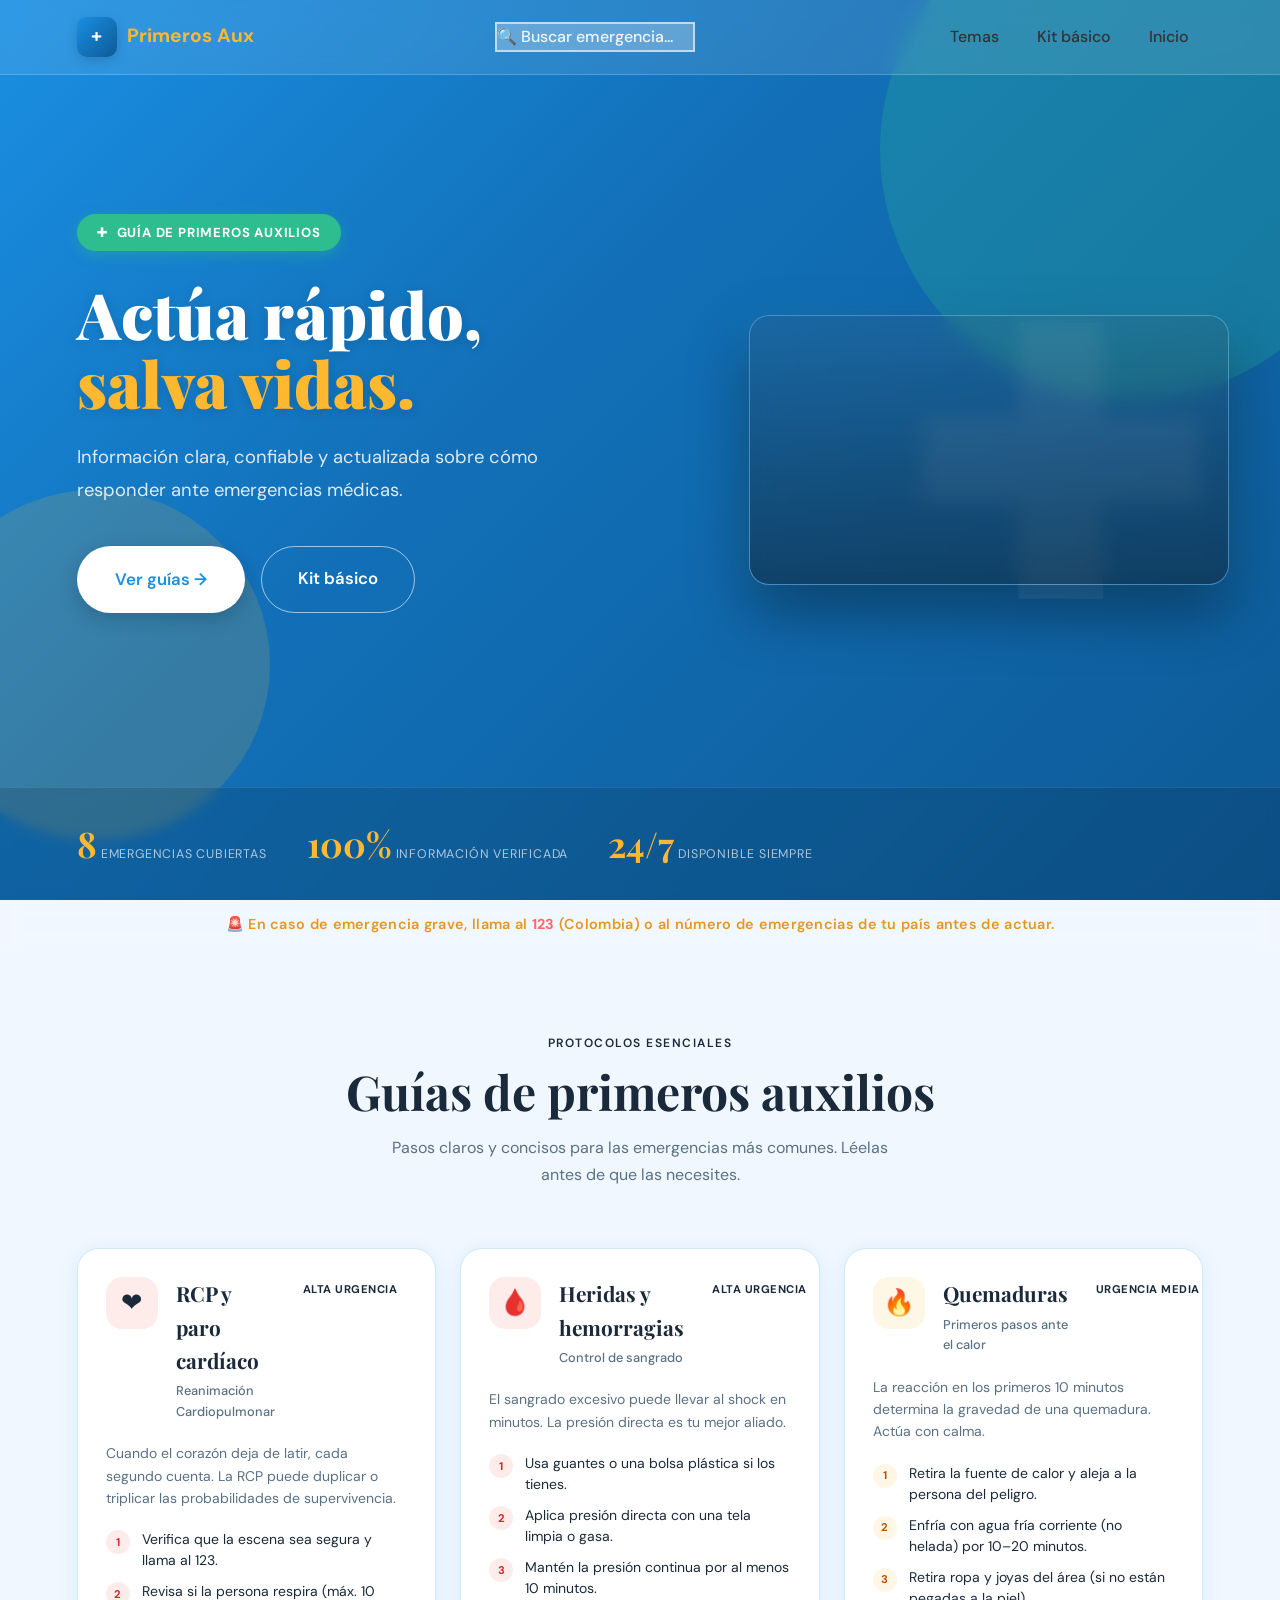
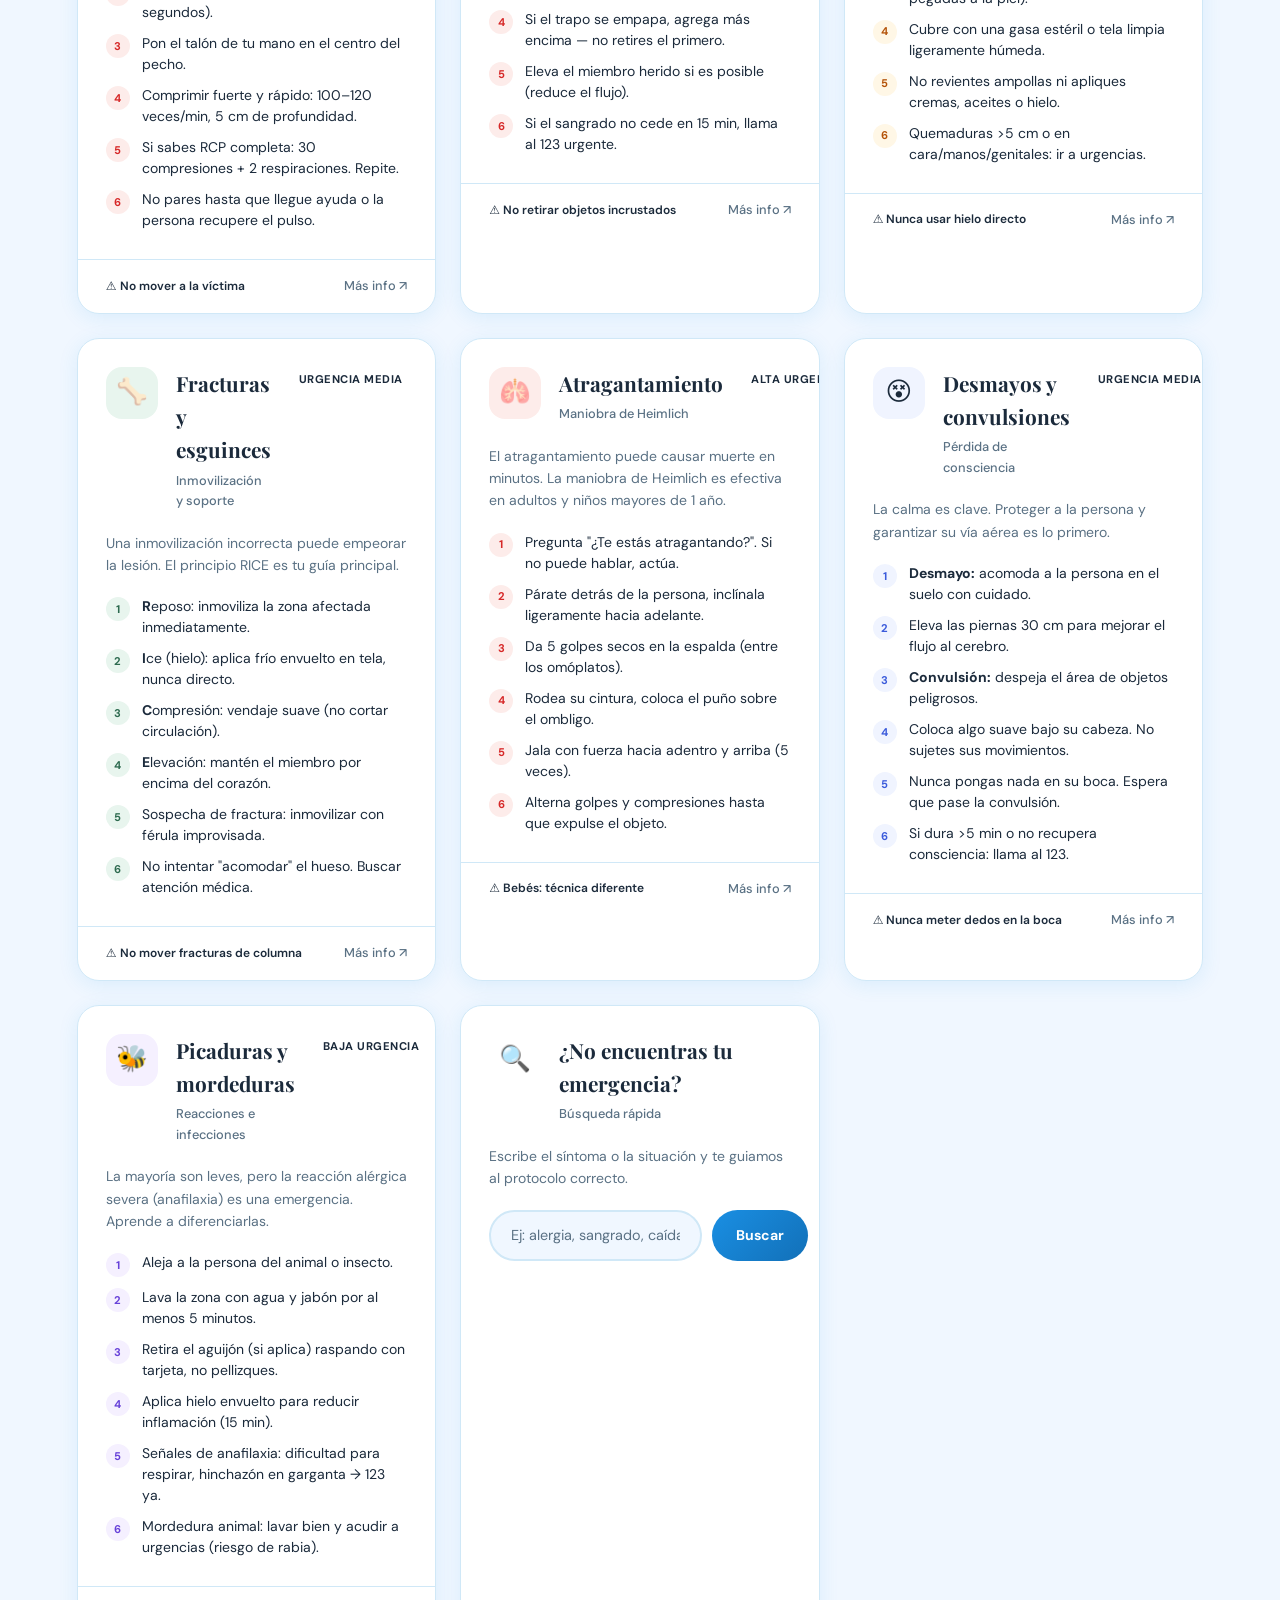
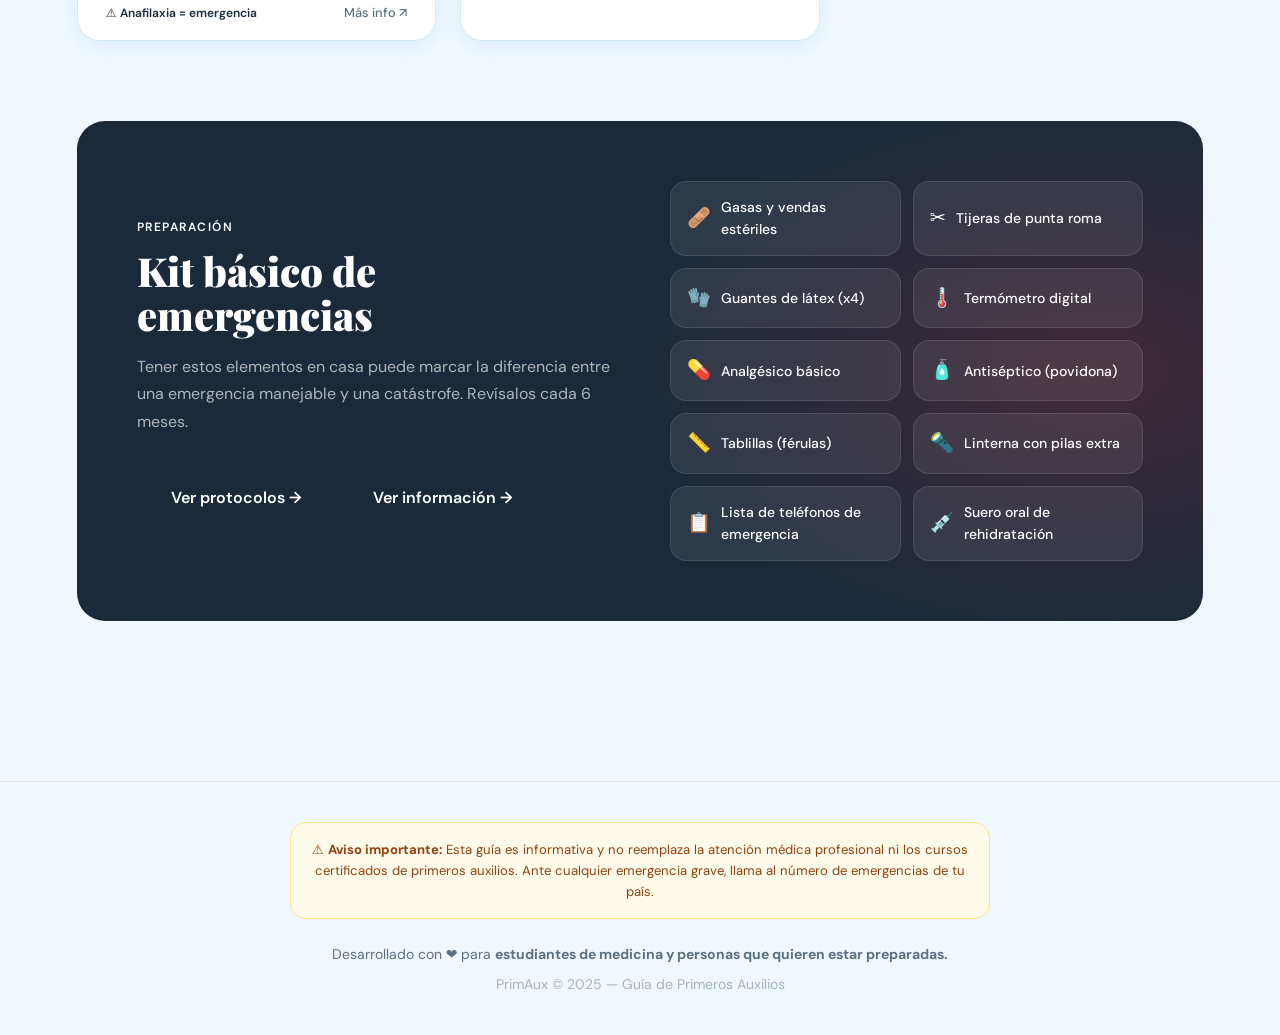
<file: index.html>
<!DOCTYPE html>
<html lang="es">

<head>
    <meta charset="UTF-8" />
    <meta name="viewport" content="width=device-width, initial-scale=1.0" />

    <title>PrimAux</title>
    <meta name="description" content="Guía profesional de primeros auxilios — información clara y verificada para emergencias médicas." />

    <!-- 🔴 FAVICON -->
    <link rel="icon" type="image/png" sizes="32x32" href="images/favicon.png?v=1">
    <link rel="shortcut icon" href="images/favicon.png?v=1">
    <link rel="apple-touch-icon" href="images/favicon.png?v=1">

    <!-- 🎨 COLOR EN MÓVILES (barra superior) -->
    <meta name="theme-color" content="#1e88e5">

    <!-- ⚡ RENDIMIENTO -->
    <link rel="preconnect" href="https://fonts.googleapis.com" />
    <link rel="preconnect" href="https://fonts.gstatic.com" crossorigin/>

    <!-- 🔤 FUENTES -->
    <link href="https://fonts.googleapis.com/css2?family=Playfair+Display:wght@400;700;900&family=DM+Sans:ital,wght@0,300;0,400;0,500;0,600;1,400&display=swap" rel="stylesheet" />

    <!-- 🎨 ESTILOS -->
    <link rel="stylesheet" href="css/reset.css" />
    <link rel="stylesheet" href="css/variables.css" />
    <link rel="stylesheet" href="css/base.css" />
    <link rel="stylesheet" href="css/layout.css" />
    <link rel="stylesheet" href="css/components.css" />
    <link rel="stylesheet" href="css/hero.css" />
    <link rel="stylesheet" href="css/cards.css" />
    <link rel="stylesheet" href="css/kit.css" />
    <link rel="stylesheet" href="css/responsive.css" />
</head>

<body>

    <!-- ══════════════════════════════
       HEADER / HERO
  ══════════════════════════════ -->
    <header class="hero" id="inicio">
        <div class="hero__bg" aria-hidden="true"></div>
        <div class="hero__cross" aria-hidden="true">✚</div>

        <nav class="nav">
            <div class="nav__logo">
                <div class="nav__logo-icon">+</div>
                <span class="nav__logo-text">
                Primeros <span>Aux</span>
                </span>
            </div>
            <!-- BUSCADOR -->
            <div class="nav__search">
                <input type="text" id="globalSearch" class="nav__search-input" placeholder="🔍 Buscar emergencia..." autocomplete="off" />
                <div class="nav__search-results" id="globalResults"></div>
            </div>
            <div class="nav__links" id="navLinks">
                <a href="#temas">Temas</a>
                <a href="#kit">Kit básico</a>
                <a href="#inicio">Inicio</a>
            </div>

            <div class="nav__toggle">☰</div>
        </nav>

        <!-- 🔥 CONTENIDO -->
        <div class="hero__content">
            <a href="guia.html" class="hero__badge">
                <span aria-hidden="true">✚</span> Guía de Primeros Auxilios
            </a>
            <h1 class="hero__title">
                Actúa rápido,<br/><em>salva vidas.</em>
            </h1>

            <p class="hero__desc">
                Información clara, confiable y actualizada sobre cómo responder ante emergencias médicas.
            </p>

            <div class="hero__cta">
                <a href="#temas" class="btn btn--primary">Ver guías →</a>
                <a href="#kit" class="btn btn--outline">Kit básico</a>
            </div>
        </div>

        <!-- 🔥 VIDEO FUERA del content -->
        <div class="hero__video-box">
            <iframe src="https://www.youtube.com/embed/7_tJmMUTI5k?mute=1"></iframe>
        </div>

        <div class="hero__stats">
            <div class="stat">
                <span class="stat__num">8</span>
                <span class="stat__label">Emergencias cubiertas</span>
            </div>
            <div class="stat">
                <span class="stat__num">100%</span>
                <span class="stat__label">Información verificada</span>
            </div>
            <div class="stat">
                <span class="stat__num">24/7</span>
                <span class="stat__label">Disponible siempre</span>
            </div>
        </div>
    </header>

    <!-- ══════════════════════════════
       BARRA DE EMERGENCIA
  ══════════════════════════════ -->
    <div class="emergency-bar" role="alert">
        🚨 En caso de emergencia grave, llama al
        <a href="tel:123">123</a> (Colombia) o al número de emergencias de tu país antes de actuar.
    </div>

    <!-- ══════════════════════════════
       CONTENIDO PRINCIPAL
  ══════════════════════════════ -->
    <main id="temas">

        <div class="section-header">
            <div class="section-tag">Protocolos esenciales</div>
            <h2>Guías de primeros auxilios</h2>
            <p class="section-desc">
                Pasos claros y concisos para las emergencias más comunes. Léelas antes de que las necesites.
            </p>
        </div>

        <!-- Grid de tarjetas (generado por JS) -->
        <div class="topics-grid" id="topicsGrid"></div>

        <!-- ══════════════════════════════
         KIT BÁSICO
    ══════════════════════════════ -->
        <section class="kit-section" id="kit" aria-labelledby="kit-title">
            <div class="kit__inner">

                <div class="kit__copy">
                    <div class="section-tag section-tag--gold">Preparación</div>
                    <h2 class="kit__title" id="kit-title">Kit básico de emergencias</h2>
                    <p class="kit__desc">
                        Tener estos elementos en casa puede marcar la diferencia entre una emergencia manejable y una catástrofe. Revísalos cada 6 meses.
                    </p>
                    <a href="#temas" class="btn btn--primary">Ver protocolos →</a>
                    <a href="kit.html" class="btn btn--primary">Ver información →</a>
                </div>

                <div class="kit__grid" id="kitGrid"></div>

            </div>
        </section>

    </main>

    <!-- ══════════════════════════════
       FOOTER
  ══════════════════════════════ -->
    <footer class="footer">
        <div class="footer__disclaimer" role="note">
            ⚠️ <strong>Aviso importante:</strong> Esta guía es informativa y no reemplaza la atención médica profesional ni los cursos certificados de primeros auxilios. Ante cualquier emergencia grave, llama al número de emergencias de tu país.
        </div>
        <p>Desarrollado con ❤️ para <strong>estudiantes de medicina y personas que quieren estar preparadas.</strong></p>
        <p class="footer__copy">PrimAux © 2025 — Guía de Primeros Auxilios</p>
    </footer>


    <!-- Scripts -->
    <script src="js/data.js"></script>
    <script src="js/render.js"></script>
    <script src="js/search.js"></script>
    <script src="js/main.js"></script>
    <script src="js/globalSearch.js"></script>
    <script>
        initGlobalSearch();
    </script>

</body>

</html>
</file>
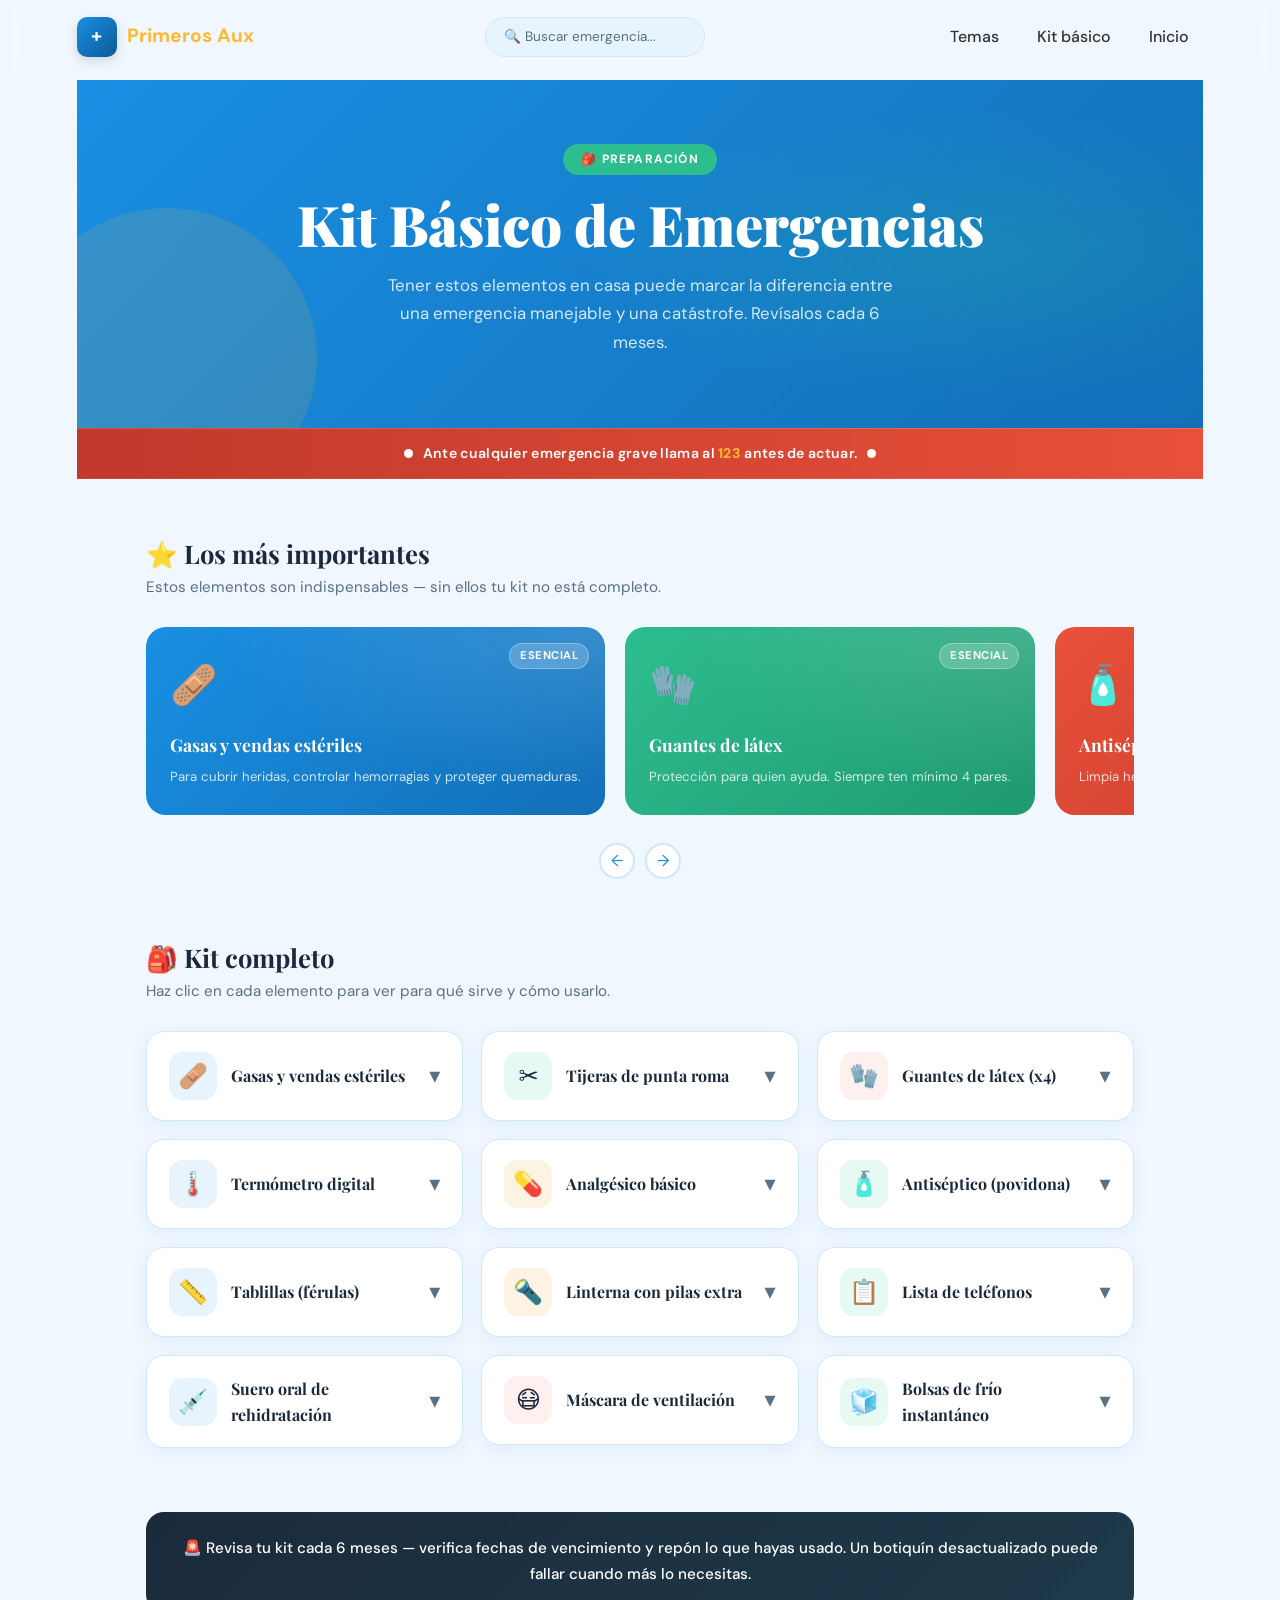
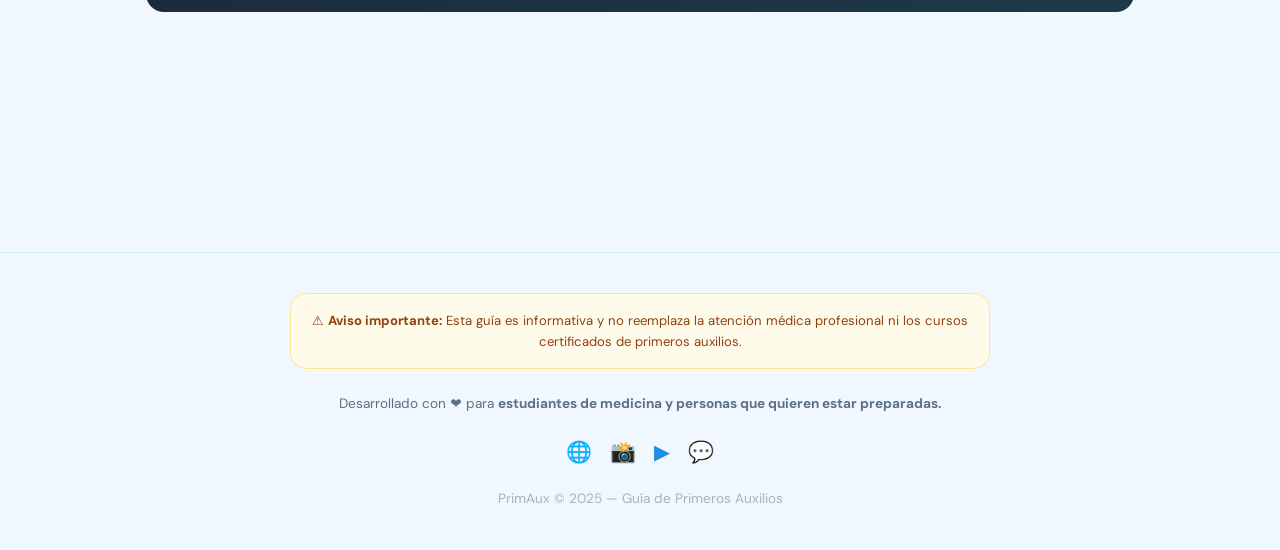
<file: Kit.html>
<html lang="es">

<head>
    <meta charset="UTF-8" />
    <meta name="viewport" content="width=device-width, initial-scale=1.0" />
    <meta name="description" content="Kit básico de emergencias — PrimAux" />
    <title>PrimAux — Kit Básico de Emergencias</title>

    <!-- 🔴 FAVICON -->
    <link rel="icon" type="image/png" sizes="32x32" href="images/favicon.png?v=1">
    <link rel="shortcut icon" href="images/favicon.png?v=1">
    <link rel="apple-touch-icon" href="images/favicon.png?v=1">

    <link rel="preconnect" href="https://fonts.googleapis.com" />
    <link rel="preconnect" href="https://fonts.gstatic.com" crossorigin/>
    <link href="https://fonts.googleapis.com/css2?family=Playfair+Display:wght@400;700;900&family=DM+Sans:wght@300;400;500;600&display=swap" rel="stylesheet" />

    <link rel="stylesheet" href="css/reset.css" />
    <link rel="stylesheet" href="css/variables.css" />
    <link rel="stylesheet" href="css/base.css" />
    <link rel="stylesheet" href="css/layout.css" />
    <link rel="stylesheet" href="css/components.css" />
    <link rel="stylesheet" href="css/hero.css" />
    <link rel="stylesheet" href="css/cards.css" />
    <link rel="stylesheet" href="css/kit.css" />
    <link rel="stylesheet" href="css/responsive.css" />
    <link rel="stylesheet" href="css/burn.css" />

    <style>
        /* ══════════════════════════════
       HERO DE LA PÁGINA
    ══════════════════════════════ */
        
        .kit-page-hero {
            background: linear-gradient(135deg, #1A8FE3 0%, #1270B8 100%);
            color: white;
            padding: 64px 6% 72px;
            position: relative;
            overflow: hidden;
            text-align: center;
        }
        
        .kit-page-hero::before {
            content: '';
            position: absolute;
            inset: 0;
            background: radial-gradient(ellipse 60% 70% at 80% 50%, rgba(45, 189, 143, .2) 0%, transparent 60%);
        }
        
        .kit-page-hero::after {
            content: '';
            position: absolute;
            width: 300px;
            height: 300px;
            border-radius: 50%;
            background: rgba(255, 184, 48, .12);
            bottom: -80px;
            left: -60px;
            animation: bubbleFloat 8s ease-in-out infinite;
        }
        
        @keyframes bubbleFloat {
            0%,
            100% {
                transform: translateY(0) scale(1);
            }
            50% {
                transform: translateY(-16px) scale(1.04);
            }
        }
        
        .kit-page-hero__tag {
            display: inline-block;
            background: #2DBD8F;
            color: white;
            font-size: .75rem;
            font-weight: 700;
            text-transform: uppercase;
            letter-spacing: 1.2px;
            padding: 6px 18px;
            border-radius: 100px;
            margin-bottom: 18px;
            position: relative;
        }
        
        .kit-page-hero h1 {
            font-family: 'Playfair Display', serif;
            font-size: clamp(2rem, 5vw, 3.5rem);
            font-weight: 900;
            line-height: 1.1;
            margin-bottom: 16px;
            position: relative;
        }
        
        .kit-page-hero p {
            font-size: 1.05rem;
            color: rgba(255, 255, 255, .82);
            max-width: 520px;
            margin: 0 auto;
            line-height: 1.7;
            position: relative;
        }
        /* ══════════════════════════════
       BARRA EMERGENCIA
    ══════════════════════════════ */
        
        .emergency-bar {
            background: linear-gradient(90deg, #C0392B 0%, #E8503A 100%);
            color: white;
            text-align: center;
            padding: 13px 6%;
            font-size: .88rem;
            font-weight: 600;
            display: flex;
            align-items: center;
            justify-content: center;
            gap: 10px;
        }
        
        .emergency-bar a {
            color: #FFB830;
            font-weight: 800;
        }
        
        .emergency-pulse {
            width: 9px;
            height: 9px;
            border-radius: 50%;
            background: white;
            box-shadow: 0 0 0 0 rgba(255, 255, 255, .6);
            animation: epulse 1.8s ease-out infinite;
        }
        
        @keyframes epulse {
            0% {
                box-shadow: 0 0 0 0 rgba(255, 255, 255, .6);
            }
            70% {
                box-shadow: 0 0 0 8px rgba(255, 255, 255, 0);
            }
            100% {
                box-shadow: 0 0 0 0 rgba(255, 255, 255, 0);
            }
        }
        /* ══════════════════════════════
       CONTENIDO
    ══════════════════════════════ */
        
        .kit-page {
            max-width: 1100px;
            margin: 0 auto;
            padding: 60px 5% 80px;
        }
        
        .kit-section-title {
            font-family: 'Playfair Display', serif;
            font-size: 1.6rem;
            font-weight: 700;
            color: #1B2A3B;
            margin-bottom: 8px;
        }
        
        .kit-section-sub {
            color: #5A7184;
            font-size: .95rem;
            margin-bottom: 28px;
        }
        /* ══════════════════════════════
       CARRUSEL — ESENCIALES
    ══════════════════════════════ */
        
        .carousel-wrap {
            position: relative;
            margin-bottom: 64px;
        }
        
        .carousel {
            display: flex;
            gap: 20px;
            overflow-x: auto;
            scroll-snap-type: x mandatory;
            scrollbar-width: none;
            padding-bottom: 8px;
            cursor: grab;
        }
        
        .carousel::-webkit-scrollbar {
            display: none;
        }
        
        .carousel.grabbing {
            cursor: grabbing;
        }
        
        .carousel-item {
            min-width: 260px;
            background: linear-gradient(135deg, #1A8FE3 0%, #1270B8 100%);
            border-radius: 20px;
            padding: 28px 24px;
            scroll-snap-align: start;
            color: white;
            position: relative;
            overflow: hidden;
            flex-shrink: 0;
            transition: transform .3s;
            cursor: pointer;
        }
        
        .carousel-item:hover {
            transform: translateY(-4px);
        }
        
        .carousel-item::before {
            content: '';
            position: absolute;
            inset: 0;
            background: radial-gradient(ellipse at top right, rgba(255, 255, 255, .15) 0%, transparent 60%);
        }
        
        .carousel-item__icon {
            font-size: 2.4rem;
            margin-bottom: 14px;
        }
        
        .carousel-item__name {
            font-family: 'Playfair Display', serif;
            font-size: 1.1rem;
            font-weight: 700;
            margin-bottom: 8px;
        }
        
        .carousel-item__desc {
            font-size: .82rem;
            color: rgba(255, 255, 255, .8);
            line-height: 1.5;
        }
        
        .carousel-item__badge {
            position: absolute;
            top: 16px;
            right: 16px;
            background: rgba(255, 255, 255, .2);
            border: 1px solid rgba(255, 255, 255, .3);
            border-radius: 100px;
            padding: 3px 10px;
            font-size: .7rem;
            font-weight: 700;
            text-transform: uppercase;
            letter-spacing: .5px;
        }
        /* Colores variados por item */
        
        .carousel-item:nth-child(2) {
            background: linear-gradient(135deg, #2DBD8F, #1F9970);
        }
        
        .carousel-item:nth-child(3) {
            background: linear-gradient(135deg, #E8503A, #C0392B);
        }
        
        .carousel-item:nth-child(4) {
            background: linear-gradient(135deg, #7C5CBF, #5e42a6);
        }
        
        .carousel-item:nth-child(5) {
            background: linear-gradient(135deg, #F4A235, #e08c1a);
        }
        
        .carousel-item:nth-child(6) {
            background: linear-gradient(135deg, #1A8FE3, #2DBD8F);
        }
        
        .carousel-nav {
            display: flex;
            gap: 10px;
            justify-content: center;
            margin-top: 20px;
        }
        
        .carousel-btn {
            width: 36px;
            height: 36px;
            border-radius: 50%;
            border: 2px solid #D0E8F7;
            background: white;
            color: #1A8FE3;
            font-size: 1rem;
            cursor: pointer;
            display: flex;
            align-items: center;
            justify-content: center;
            transition: all .2s;
        }
        
        .carousel-btn:hover {
            background: #1A8FE3;
            color: white;
            border-color: #1A8FE3;
        }
        /* ══════════════════════════════
       GRID DE CARDS EXPANDIBLES
    ══════════════════════════════ */
        
        .kit-grid-section {
            margin-bottom: 64px;
        }
        
        .kit-cards-grid {
            display: grid;
            grid-template-columns: repeat(auto-fill, minmax(280px, 1fr));
            gap: 18px;
            align-items: start;
            /* ← solo agrega esta línea */
        }
        
        .kit-card {
            background: white;
            border-radius: 18px;
            border: 1.5px solid #D0E8F7;
            box-shadow: 0 4px 16px rgba(26, 143, 227, .08);
            overflow: hidden;
            transition: transform .3s, box-shadow .3s;
            cursor: pointer;
        }
        
        .kit-card:hover {
            transform: translateY(-4px);
            box-shadow: 0 12px 32px rgba(26, 143, 227, .15);
        }
        
        .kit-card.open {
            border-color: #1A8FE3;
        }
        
        .kit-card__header {
            padding: 20px 22px;
            display: flex;
            align-items: center;
            gap: 14px;
        }
        
        .kit-card__icon {
            width: 48px;
            height: 48px;
            border-radius: 14px;
            display: flex;
            align-items: center;
            justify-content: center;
            font-size: 1.5rem;
            flex-shrink: 0;
        }
        
        .kit-card__name {
            font-family: 'Playfair Display', serif;
            font-size: 1rem;
            font-weight: 700;
            color: #1B2A3B;
            flex: 1;
        }
        
        .kit-card__arrow {
            color: #5A7184;
            font-size: .9rem;
            transition: transform .3s;
            flex-shrink: 0;
        }
        
        .kit-card.open .kit-card__arrow {
            transform: rotate(180deg);
        }
        
        .kit-card__body {
            max-height: 0;
            overflow: hidden;
            transition: max-height .4s ease, padding .3s ease;
            padding: 0 22px;
            border-top: 0px solid #D0E8F7;
        }
        
        .kit-card.open .kit-card__body {
            max-height: 400px;
            padding: 0 22px 20px;
            border-top: 1.5px solid #D0E8F7;
        }
        
        .kit-card__desc {
            font-size: .88rem;
            color: #5A7184;
            line-height: 1.65;
            margin-top: 14px;
            margin-bottom: 12px;
        }
        
        .kit-card__uses {
            list-style: none;
            display: flex;
            flex-direction: column;
            gap: 7px;
            margin-bottom: 12px;
        }
        
        .kit-card__uses li {
            display: flex;
            align-items: flex-start;
            gap: 8px;
            font-size: .85rem;
            color: #1B2A3B;
            padding: 8px 12px;
            background: #E8F4FD;
            border-radius: 8px;
        }
        
        .kit-card__tip {
            background: #fffbeb;
            border: 1.5px solid #fde68a;
            border-radius: 10px;
            padding: 10px 14px;
            font-size: .82rem;
            color: #92400e;
            line-height: 1.5;
        }
        /* ══════════════════════════════
       ALERTA FINAL
    ══════════════════════════════ */
        
        .burn-alert {
            background: linear-gradient(135deg, #1B2A3B, #1e3a4a);
            color: white;
            border-radius: 18px;
            padding: 24px 32px;
            font-size: .95rem;
            font-weight: 500;
            line-height: 1.7;
            text-align: center;
            margin-top: 20px;
        }
        /* ══════════════════════════════
       FOOTER
    ══════════════════════════════ */
        
        .footer {
            text-align: center;
            padding: 40px 6%;
            border-top: 1px solid #D0E8F7;
            color: #5A7184;
            font-size: .85rem;
        }
        
        .footer a {
            color: #1A8FE3;
            font-weight: 600;
        }
        /* ══════════════════════════════
       RESPONSIVE
    ══════════════════════════════ */
        
        @media (max-width: 640px) {
            .kit-cards-grid {
                grid-template-columns: 1fr;
            }
            .carousel-item {
                min-width: 220px;
            }
        }
    </style>
</head>

<body>

    <div id="header"></div>
    <main>

        <!-- HERO -->
        <div class="kit-page-hero">
            <div class="kit-page-hero__tag">🎒 Preparación</div>
            <h1>Kit Básico de Emergencias</h1>
            <p>Tener estos elementos en casa puede marcar la diferencia entre una emergencia manejable y una catástrofe. Revísalos cada 6 meses.</p>
        </div>

        <!-- EMERGENCIA -->
        <div class="emergency-bar">
            <div class="emergency-pulse"></div>
            <span>Ante cualquier emergencia grave llama al <a href="tel:123">123</a> antes de actuar.</span>
            <div class="emergency-pulse"></div>
        </div>

        <div class="kit-page">

            <!-- ══════════════════════════════
             CARRUSEL — LOS MÁS IMPORTANTES
        ══════════════════════════════ -->
            <div class="carousel-wrap">
                <h2 class="kit-section-title">⭐ Los más importantes</h2>
                <p class="kit-section-sub">Estos elementos son indispensables — sin ellos tu kit no está completo.</p>

                <div class="carousel" id="carousel">

                    <div class="carousel-item">
                        <div class="carousel-item__badge">Esencial</div>
                        <div class="carousel-item__icon">🩹</div>
                        <div class="carousel-item__name">Gasas y vendas estériles</div>
                        <div class="carousel-item__desc">Para cubrir heridas, controlar hemorragias y proteger quemaduras.</div>
                    </div>

                    <div class="carousel-item">
                        <div class="carousel-item__badge">Esencial</div>
                        <div class="carousel-item__icon">🧤</div>
                        <div class="carousel-item__name">Guantes de látex</div>
                        <div class="carousel-item__desc">Protección para quien ayuda. Siempre ten mínimo 4 pares.</div>
                    </div>

                    <div class="carousel-item">
                        <div class="carousel-item__badge">Urgente</div>
                        <div class="carousel-item__icon">🧴</div>
                        <div class="carousel-item__name">Antiséptico (povidona)</div>
                        <div class="carousel-item__desc">Limpia heridas y previene infecciones. Úsalo siempre antes de cubrir.</div>
                    </div>

                    <div class="carousel-item">
                        <div class="carousel-item__badge">Esencial</div>
                        <div class="carousel-item__icon">😷</div>
                        <div class="carousel-item__name">Máscara de ventilación</div>
                        <div class="carousel-item__desc">Para RCP boca a boca sin contacto directo. Puede salvar una vida.</div>
                    </div>

                    <div class="carousel-item">
                        <div class="carousel-item__badge">Crítico</div>
                        <div class="carousel-item__icon">💊</div>
                        <div class="carousel-item__name">Analgésico básico</div>
                        <div class="carousel-item__desc">Ibuprofeno o acetaminofén para manejo del dolor mientras llega ayuda.</div>
                    </div>

                    <div class="carousel-item">
                        <div class="carousel-item__badge">Esencial</div>
                        <div class="carousel-item__icon">📋</div>
                        <div class="carousel-item__name">Lista de emergencias</div>
                        <div class="carousel-item__desc">Teléfonos de hospitales, médico de familia, alergias y medicamentos.</div>
                    </div>

                </div>

                <div class="carousel-nav">
                    <button class="carousel-btn" id="prevBtn">←</button>
                    <button class="carousel-btn" id="nextBtn">→</button>
                </div>
            </div>

            <!-- ══════════════════════════════
             CARDS EXPANDIBLES — TODO EL KIT
        ══════════════════════════════ -->
            <div class="kit-grid-section">
                <h2 class="kit-section-title">🎒 Kit completo</h2>
                <p class="kit-section-sub">Haz clic en cada elemento para ver para qué sirve y cómo usarlo.</p>

                <div class="kit-cards-grid">

                    <div class="kit-card" onclick="toggleCard(this)">
                        <div class="kit-card__header">
                            <div class="kit-card__icon" style="background:#E8F4FD;">🩹</div>
                            <div class="kit-card__name">Gasas y vendas estériles</div>
                            <span class="kit-card__arrow">▼</span>
                        </div>
                        <div class="kit-card__body">
                            <p class="kit-card__desc">Las gasas cubren heridas abiertas y absorben sangre. Las vendas fijan las gasas en su lugar.</p>
                            <ul class="kit-card__uses">
                                <li>🩸 Cubrir y comprimir heridas con sangrado</li>
                                <li>🔥 Proteger quemaduras de primer y segundo grado</li>
                                <li>🦴 Estabilizar fracturas junto a una férula</li>
                            </ul>
                            <div class="kit-card__tip">💡 Tener mínimo 10 gasas de diferentes tamaños y 3 vendas elásticas.</div>
                        </div>
                    </div>

                    <div class="kit-card" onclick="toggleCard(this)">
                        <div class="kit-card__header">
                            <div class="kit-card__icon" style="background:#E6F9F3;">✂️</div>
                            <div class="kit-card__name">Tijeras de punta roma</div>
                            <span class="kit-card__arrow">▼</span>
                        </div>
                        <div class="kit-card__body">
                            <p class="kit-card__desc">Las tijeras de punta roma son seguras para cortar ropa sin lastimar la piel del herido.</p>
                            <ul class="kit-card__uses">
                                <li>👕 Cortar ropa para acceder a una herida rápido</li>
                                <li>🩹 Recortar gasas y vendas al tamaño necesario</li>
                                <li>🔗 Cortar cinturones o cordones apretados</li>
                            </ul>
                            <div class="kit-card__tip">💡 Nunca uses tijeras de punta fina cerca de la piel en una emergencia.</div>
                        </div>
                    </div>

                    <div class="kit-card" onclick="toggleCard(this)">
                        <div class="kit-card__header">
                            <div class="kit-card__icon" style="background:#FEF0EE;">🧤</div>
                            <div class="kit-card__name">Guantes de látex (x4)</div>
                            <span class="kit-card__arrow">▼</span>
                        </div>
                        <div class="kit-card__body">
                            <p class="kit-card__desc">Protegen tanto al herido como a quien ayuda de infecciones y contaminación cruzada.</p>
                            <ul class="kit-card__uses">
                                <li>🩸 Siempre antes de tocar sangre o heridas</li>
                                <li>🧴 Al aplicar antiséptico o medicamentos</li>
                                <li>😷 Al realizar RCP o maniobras invasivas</li>
                            </ul>
                            <div class="kit-card__tip">💡 Si eres alérgico al látex, usa guantes de nitrilo como alternativa.</div>
                        </div>
                    </div>

                    <div class="kit-card" onclick="toggleCard(this)">
                        <div class="kit-card__header">
                            <div class="kit-card__icon" style="background:#E8F4FD;">🌡️</div>
                            <div class="kit-card__name">Termómetro digital</div>
                            <span class="kit-card__arrow">▼</span>
                        </div>
                        <div class="kit-card__body">
                            <p class="kit-card__desc">Mide la temperatura corporal para detectar fiebre, hipotermia o golpe de calor.</p>
                            <ul class="kit-card__uses">
                                <li>🤒 Detectar fiebre alta (mayor a 38.5°C)</li>
                                <li>🥶 Confirmar hipotermia (menor a 35°C)</li>
                                <li>☀️ Monitorear golpe de calor</li>
                            </ul>
                            <div class="kit-card__tip">💡 Temperatura normal: 36°C a 37.5°C. Más de 39°C es emergencia en niños.</div>
                        </div>
                    </div>

                    <div class="kit-card" onclick="toggleCard(this)">
                        <div class="kit-card__header">
                            <div class="kit-card__icon" style="background:#FEF3E2;">💊</div>
                            <div class="kit-card__name">Analgésico básico</div>
                            <span class="kit-card__arrow">▼</span>
                        </div>
                        <div class="kit-card__body">
                            <p class="kit-card__desc">Para manejo del dolor leve a moderado mientras llega ayuda médica profesional.</p>
                            <ul class="kit-card__uses">
                                <li>🤕 Dolor por golpes, fracturas o quemaduras leves</li>
                                <li>🤒 Bajar fiebre en adultos</li>
                                <li>🦷 Dolor dental de emergencia</li>
                            </ul>
                            <div class="kit-card__tip">💡 Incluye acetaminofén (para todos) e ibuprofeno (no dar a menores de 6 meses).</div>
                        </div>
                    </div>

                    <div class="kit-card" onclick="toggleCard(this)">
                        <div class="kit-card__header">
                            <div class="kit-card__icon" style="background:#E6F9F3;">🧴</div>
                            <div class="kit-card__name">Antiséptico (povidona)</div>
                            <span class="kit-card__arrow">▼</span>
                        </div>
                        <div class="kit-card__body">
                            <p class="kit-card__desc">Desinfecta heridas y previene infecciones. Es uno de los elementos más importantes del kit.</p>
                            <ul class="kit-card__uses">
                                <li>🩹 Limpiar heridas antes de cubrir</li>
                                <li>🔥 Desinfectar quemaduras leves</li>
                                <li>🐝 Tratar picaduras e irritaciones</li>
                            </ul>
                            <div class="kit-card__tip">💡 Nunca uses alcohol en heridas abiertas — irrita los tejidos. La povidona es más suave.</div>
                        </div>
                    </div>

                    <div class="kit-card" onclick="toggleCard(this)">
                        <div class="kit-card__header">
                            <div class="kit-card__icon" style="background:#E8F4FD;">📏</div>
                            <div class="kit-card__name">Tablillas (férulas)</div>
                            <span class="kit-card__arrow">▼</span>
                        </div>
                        <div class="kit-card__body">
                            <p class="kit-card__desc">Inmovilizan huesos fracturados o articulaciones lesionadas para evitar más daño.</p>
                            <ul class="kit-card__uses">
                                <li>🦴 Estabilizar fracturas de brazo o pierna</li>
                                <li>🤕 Inmovilizar esguinces graves</li>
                                <li>🖐️ Proteger dedos fracturados</li>
                            </ul>
                            <div class="kit-card__tip">💡 Si no tienes férula, usa revistas enrolladas, palos o cartón firme como alternativa.</div>
                        </div>
                    </div>

                    <div class="kit-card" onclick="toggleCard(this)">
                        <div class="kit-card__header">
                            <div class="kit-card__icon" style="background:#FEF3E2;">🔦</div>
                            <div class="kit-card__name">Linterna con pilas extra</div>
                            <span class="kit-card__arrow">▼</span>
                        </div>
                        <div class="kit-card__body">
                            <p class="kit-card__desc">Indispensable en cortes de luz, espacios oscuros o emergencias nocturnas.</p>
                            <ul class="kit-card__uses">
                                <li>🌑 Atender heridos en la oscuridad</li>
                                <li>👁️ Revisar pupilas para evaluar consciencia</li>
                                <li>🆘 Hacer señales de auxilio</li>
                            </ul>
                            <div class="kit-card__tip">💡 Revisa las pilas cada 6 meses. Una linterna con pilas muertas no sirve de nada.</div>
                        </div>
                    </div>

                    <div class="kit-card" onclick="toggleCard(this)">
                        <div class="kit-card__header">
                            <div class="kit-card__icon" style="background:#E6F9F3;">📋</div>
                            <div class="kit-card__name">Lista de teléfonos</div>
                            <span class="kit-card__arrow">▼</span>
                        </div>
                        <div class="kit-card__body">
                            <p class="kit-card__desc">En una emergencia el estrés bloquea la memoria. Tener los números a la mano salva tiempo.</p>
                            <ul class="kit-card__uses">
                                <li>📞 123 — Emergencias Colombia</li>
                                <li>🏥 Hospital o clínica más cercana</li>
                                <li>👨‍⚕️ Médico de cabecera de la familia</li>
                                <li>💊 Alergias y medicamentos de cada integrante</li>
                            </ul>
                            <div class="kit-card__tip">💡 Imprime la lista y pégala en el botiquín. No dependas solo del celular.</div>
                        </div>
                    </div>

                    <div class="kit-card" onclick="toggleCard(this)">
                        <div class="kit-card__header">
                            <div class="kit-card__icon" style="background:#E8F4FD;">💉</div>
                            <div class="kit-card__name">Suero oral de rehidratación</div>
                            <span class="kit-card__arrow">▼</span>
                        </div>
                        <div class="kit-card__body">
                            <p class="kit-card__desc">Repone líquidos y electrolitos perdidos por diarrea, vómito, sudoración excesiva o desmayos.</p>
                            <ul class="kit-card__uses">
                                <li>🤢 Diarrea o vómito prolongado</li>
                                <li>😵 Desmayos por deshidratación</li>
                                <li>☀️ Golpe de calor o sudoración intensa</li>
                            </ul>
                            <div class="kit-card__tip">💡 No sustituyas con bebidas azucaradas. El suero tiene la concentración exacta de sales.</div>
                        </div>
                    </div>

                    <div class="kit-card" onclick="toggleCard(this)">
                        <div class="kit-card__header">
                            <div class="kit-card__icon" style="background:#FEF0EE;">😷</div>
                            <div class="kit-card__name">Máscara de ventilación</div>
                            <span class="kit-card__arrow">▼</span>
                        </div>
                        <div class="kit-card__body">
                            <p class="kit-card__desc">Permite realizar RCP boca a boca sin contacto directo, protegiendo a quien ayuda.</p>
                            <ul class="kit-card__uses">
                                <li>❤️ RCP con respiraciones de rescate</li>
                                <li>😮‍💨 Ventilación en personas inconscientes</li>
                                <li>🫁 Apoyo respiratorio de emergencia</li>
                            </ul>
                            <div class="kit-card__tip">💡 Aprende a usarla antes de necesitarla — toma menos de 5 minutos aprenderlo.</div>
                        </div>
                    </div>

                    <div class="kit-card" onclick="toggleCard(this)">
                        <div class="kit-card__header">
                            <div class="kit-card__icon" style="background:#E6F9F3;">🧊</div>
                            <div class="kit-card__name">Bolsas de frío instantáneo</div>
                            <span class="kit-card__arrow">▼</span>
                        </div>
                        <div class="kit-card__body">
                            <p class="kit-card__desc">Se activan al presionar y generan frío sin necesidad de refrigerador. Ideales para lesiones.</p>
                            <ul class="kit-card__uses">
                                <li>🦴 Reducir inflamación en esguinces y fracturas</li>
                                <li>🐝 Aliviar picaduras e irritaciones</li>
                                <li>☀️ Bajar temperatura en golpe de calor</li>
                            </ul>
                            <div class="kit-card__tip">💡 Nunca apliques frío directamente sobre la piel — envuélvelo en una tela.</div>
                        </div>
                    </div>

                </div>
            </div>

            <!-- ALERTA FINAL -->
            <div class="burn-alert">
                🚨 Revisa tu kit cada 6 meses — verifica fechas de vencimiento y repón lo que hayas usado. Un botiquín desactualizado puede fallar cuando más lo necesitas.
            </div>
    </main>

    </div>


    <div id="footer"></div>
    <script src="./js/loadComponents.js"></script>

    <script>
        // ══════════════════════════════
        // Cards expandibles
        // ══════════════════════════════
        function toggleCard(card) {
            const isOpen = card.classList.contains('open');
            // Cierra todas
            document.querySelectorAll('.kit-card').forEach(c => c.classList.remove('open'));
            // Abre la clickeada si estaba cerrada
            if (!isOpen) card.classList.add('open');
        }

        // ══════════════════════════════
        // Carrusel con drag
        // ══════════════════════════════
        const carousel = document.getElementById('carousel');
        const prevBtn = document.getElementById('prevBtn');
        const nextBtn = document.getElementById('nextBtn');

        nextBtn.addEventListener('click', () => {
            carousel.scrollBy({
                left: 280,
                behavior: 'smooth'
            });
        });
        prevBtn.addEventListener('click', () => {
            carousel.scrollBy({
                left: -280,
                behavior: 'smooth'
            });
        });

        // Drag to scroll
        let isDown = false,
            startX, scrollLeft;

        carousel.addEventListener('mousedown', e => {
            isDown = true;
            carousel.classList.add('grabbing');
            startX = e.pageX - carousel.offsetLeft;
            scrollLeft = carousel.scrollLeft;
        });
        carousel.addEventListener('mouseleave', () => {
            isDown = false;
            carousel.classList.remove('grabbing');
        });
        carousel.addEventListener('mouseup', () => {
            isDown = false;
            carousel.classList.remove('grabbing');
        });
        carousel.addEventListener('mousemove', e => {
            if (!isDown) return;
            e.preventDefault();
            const x = e.pageX - carousel.offsetLeft;
            const walk = (x - startX) * 1.5;
            carousel.scrollLeft = scrollLeft - walk;
        });
    </script>

</body>

</html>
</file>
<file: css/variables.css>
/* ============================================================
   variables.css — Design tokens del proyecto
   ============================================================ */

:root {
    /* Colores principales */
    --color-primary: #1A8FE3;
    /* Azul vibrante */
    --color-primary-dark: #1270B8;
    --color-primary-light: #E8F4FD;
    --color-secondary: #2DBD8F;
    /* Verde salud */
    --color-secondary-dark: #1F9970;
    --color-secondary-light: #E6F9F3;
    --color-accent: #FFB830;
    /* Amarillo cálido para acentos */
    --color-danger: #E8503A;
    /* Rojo suave para urgencia alta */
    --color-danger-light: #FEF0EE;
    --color-warning: #F4A235;
    --color-warning-light: #FEF3E2;
    /* Neutros */
    --color-dark: #1B2A3B;
    --color-mid: #5A7184;
    --color-light: #F0F7FF;
    /* Azul muy claro de fondo */
    --color-white: #ffffff;
    --color-border: #D0E8F7;
    /* Tipografía */
    --font-display: 'Playfair Display', Georgia, serif;
    --font-body: 'DM Sans', system-ui, sans-serif;
    --text-xs: 0.75rem;
    --text-sm: 0.875rem;
    --text-base: 1rem;
    --text-lg: 1.15rem;
    --text-xl: 1.3rem;
    --text-2xl: 1.6rem;
    --text-3xl: 2.2rem;
    --text-hero: clamp(2.8rem, 5vw, 4.8rem);
    /* Espaciado */
    --space-xs: 8px;
    --space-sm: 16px;
    --space-md: 24px;
    --space-lg: 40px;
    --space-xl: 60px;
    --space-2xl: 80px;
    /* Bordes y sombras */
    --radius-sm: 12px;
    --radius-md: 16px;
    --radius-lg: 22px;
    --radius-xl: 28px;
    --radius-full: 100px;
    --shadow-card: 0 4px 20px rgba(26, 143, 227, 0.10);
    --shadow-hover: 0 12px 36px rgba(26, 143, 227, 0.20);
    /* Transiciones */
    --transition-fast: 0.2s cubic-bezier(0.4, 0, 0.2, 1);
    --transition-normal: 0.3s cubic-bezier(0.4, 0, 0.2, 1);
    /* Layout */
    --max-width: 1280px;
    --padding-x: 6%;
}

a.hero__badge {
    text-decoration: none;
    color: white;
    cursor: pointer;
    transition: transform .2s, box-shadow .2s;
}

a.hero__badge:hover {
    transform: translateY(-2px);
    box-shadow: 0 6px 20px rgba(45, 189, 143, .4);
}
</file>
<file: css/base.css>
/* ============================================================
   base.css — Estilos base del documento
   ============================================================ */

body {
  font-family: var(--font-body);
  background: var(--color-light);
  color: var(--color-dark);
  overflow-x: hidden;
  line-height: 1.6;
}

/* ── Tipografía global ── */

h1, h2, h3 {
  font-family: var(--font-display);
  line-height: 1.1;
}

h2 {
  font-size: clamp(2rem, 4vw, 3rem);
  font-weight: 700;
  color: var(--color-dark);
  margin-bottom: var(--space-sm);
}

/* ── Botones globales ── */

.btn {
  display: inline-block;
  padding: 16px 32px;
  border-radius: var(--radius-full);
  font-size: var(--text-base);
  font-weight: 600;
  transition: background var(--transition-normal), transform var(--transition-normal),
              border-color var(--transition-normal);
  white-space: nowrap;
}

.btn--primary {
  background: var(--color-red);
  color: var(--color-white);
  border: 2px solid transparent;
}

.btn--primary:hover {
  background: #b01e1e;
  transform: translateY(-2px);
}

.btn--outline {
  background: transparent;
  color: var(--color-white);
  border: 1.5px solid rgba(255, 255, 255, 0.35);
}

.btn--outline:hover {
  border-color: var(--color-white);
  background: rgba(255, 255, 255, 0.06);
}

/* ── Etiquetas de sección ── */

.section-tag {
  display: inline-block;
  font-size: var(--text-xs);
  font-weight: 600;
  text-transform: uppercase;
  letter-spacing: 1.5px;
  color: var(--color-red);
  margin-bottom: 12px;
}

.section-tag--gold {
  color: var(--color-gold);
}

/* ── Barra de emergencia ── */

.emergency-bar {
  background: var(--color-red);
  color: var(--color-white);
  text-align: center;
  padding: 14px var(--padding-x);
  font-size: var(--text-sm);
  font-weight: 600;
  letter-spacing: 0.3px;
}

.emergency-bar a {
  font-weight: 700;
  text-decoration: underline;
}
</file>
<file: css/layout.css>
/* ============================================================
   layout.css — Estructura de página: main, secciones, footer
   ============================================================ */

/* ── Main ── */

main {
  padding: var(--space-2xl) var(--padding-x);
  max-width: var(--max-width);
  margin: 0 auto;
}

/* ── Encabezado de sección ── */

.section-header {
  text-align: center;
  margin-bottom: var(--space-xl);
}

.section-desc {
  color: var(--color-mid);
  font-size: var(--text-base);
  max-width: 520px;
  margin: 0 auto;
  line-height: 1.7;
}

/* ── Footer ── */

.footer {
  text-align: center;
  padding: 48px var(--padding-x);
  border-top: 1px solid var(--color-border);
  color: var(--color-mid);
  font-size: var(--text-sm);
  margin-top: var(--space-2xl);
}

.footer__disclaimer {
  background: #fffbeb;
  border: 1px solid #fde68a;
  border-radius: var(--radius-md);
  padding: 16px 20px;
  font-size: 0.82rem;
  color: #92400e;
  max-width: 700px;
  margin: 0 auto var(--space-md);
  line-height: 1.6;
}

.footer__copy {
  margin-top: 8px;
  opacity: 0.5;
}
</file>
<file: css/components.css>
/* ============================================================
   components.css — Componentes reutilizables menores
   ============================================================ */


/* ── Grid de temas ── */

.topics-grid {
    display: grid;
    grid-template-columns: repeat(auto-fill, minmax(340px, 1fr));
    gap: 24px;
}


/* ── Animación de entrada de tarjetas ── */

@keyframes fadeUp {
    from {
        opacity: 0;
        transform: translateY(30px);
    }
    to {
        opacity: 1;
        transform: translateY(0);
    }
}

.footer {
    text-align: center;
    padding: 40px 20px;
}

.footer__socials {
    margin: 20px 0;
    display: flex;
    justify-content: center;
    gap: 18px;
}


/* iconos */

.footer__socials a {
    font-size: 1.3rem;
    text-decoration: none;
    color: rgba(255, 255, 255, 0.7);
    transition: 0.25s ease;
}


/* hover elegante */

.footer__socials a:hover {
    transform: translateY(-3px);
    color: #38bdf8;
}


/* ══════════════════════════════
   BUSCADOR DEL INDEX
══════════════════════════════ */

.search-bar {
    display: flex;
    gap: 10px;
    margin-top: 12px;
}

.search-bar__input {
    flex: 1;
    padding: 12px 20px;
    border-radius: 100px;
    border: 2px solid #D0E8F7;
    background: #F0F7FF;
    color: #1B2A3B;
    font-size: .9rem;
    outline: none;
    font-family: 'DM Sans', sans-serif;
    transition: all .2s;
}

.search-bar__input::placeholder {
    color: #5A7184;
}

.search-bar__input:focus {
    border-color: #1A8FE3;
    background: white;
    box-shadow: 0 0 0 3px rgba(26, 143, 227, .12);
}

.search-bar__btn {
    background: linear-gradient(135deg, #1A8FE3, #1270B8);
    border: none;
    border-radius: 100px;
    padding: 12px 24px;
    color: white;
    font-weight: 700;
    font-size: .88rem;
    cursor: pointer;
    transition: transform .2s, box-shadow .2s;
    white-space: nowrap;
    font-family: 'DM Sans', sans-serif;
}

.search-bar__btn:hover {
    transform: translateY(-2px);
    box-shadow: 0 6px 16px rgba(26, 143, 227, .35);
}

.search-result {
    margin-top: 12px;
    font-size: .85rem;
    color: #5A7184;
    line-height: 1.6;
    min-height: 20px;
}
</file>
<file: css/hero.css>
/* ============================================================
   hero.css — Header / Hero principal (amigable, azul y verde)
   ============================================================ */

.hero {
    background: linear-gradient(135deg, #1A8FE3 0%, #1270B8 40%, #0D5A96 100%);
    color: var(--color-white);
    position: relative;
    overflow: hidden;
    min-height: 100vh;
    display: flex;
    flex-direction: column;
}


/* Burbujas decorativas de fondo */

.hero__bg {
    position: absolute;
    inset: 0;
    pointer-events: none;
}

.hero__bg::before {
    content: '';
    position: absolute;
    width: 500px;
    height: 500px;
    border-radius: 50%;
    background: rgba(45, 189, 143, 0.25);
    top: -100px;
    right: -100px;
}

.hero__bg::after {
    content: '';
    position: absolute;
    width: 350px;
    height: 350px;
    border-radius: 50%;
    background: rgba(255, 184, 48, 0.15);
    bottom: 60px;
    left: -80px;
}


/* Cruz decorativa */

.hero__cross {
    position: absolute;
    right: 6%;
    top: 50%;
    transform: translateY(-50%);
    font-size: 28vw;
    line-height: 1;
    color: rgba(255, 255, 255, 0.08);
    font-family: var(--font-display);
    font-weight: 900;
    pointer-events: none;
    user-select: none;
}


/* ── Nav ── */

.nav {
    position: fixed;
    top: 0;
    left: 0;
    width: 100%;
    z-index: 999;
    display: flex;
    align-items: center;
    justify-content: space-between;
    padding: 16px var(--padding-x);
    background: rgba(255, 255, 255, 0.1);
    /* TRANSPARENTE */
    backdrop-filter: blur(10px);
    /* AQUÍ está el blur */
    -webkit-backdrop-filter: blur(10px);
    /* soporte Safari */
    border-bottom: 1px solid rgba(255, 255, 255, 0.2);
}


/* Logo */

.nav__logo {
    display: flex;
    align-items: center;
    gap: 10px;
    font-weight: 700;
    font-size: 1.2rem;
}


/* Icono */

.nav__logo-icon {
    width: 40px;
    height: 40px;
    display: flex;
    align-items: center;
    justify-content: center;
    background: linear-gradient(135deg, #1A8FE3, #0D5A96);
    color: rgb(250, 250, 250);
    border-radius: 10px;
    box-shadow: 0 4px 12px rgba(0, 0, 0, 0.15);
    transition: transform 0.2s ease;
}

.nav__logo-icon svg {
    width: 20px;
    height: 20px;
}


/* Hover elegante */

.nav__logo:hover .nav__logo-icon {
    transform: scale(1.08);
}


/* Colorcito pro al texto */

.nav__logo span {
    color: #ffb830;
}


/* Links */

.nav__links {
    display: flex;
    gap: 10px;
}

.nav__links a {
    text-decoration: none;
    color: #333;
    padding: 8px 14px;
    border-radius: 999px;
    font-weight: 500;
    transition: all 0.2s ease;
}

.nav__links a:hover {
    background: #1A8FE3;
    color: white;
}

.nav__toggle {
    display: none;
    /* oculto en desktop */
    font-size: 1.6rem;
    cursor: pointer;
    color: rgb(8, 8, 8);
    padding: 6px 10px;
    border-radius: 8px;
    transition: all 0.2s ease;
}


/* Hover */

.nav__toggle:hover {
    background: rgba(255, 255, 255, 0.15);
}


/* ── Contenido ── */

.hero__video-box {
    position: absolute;
    right: 4%;
    top: 50%;
    transform: translateY(-50%);
    width: 480px;
    height: 270px;
    border-radius: 20px;
    overflow: hidden;
    background: rgba(255, 255, 255, 0.05);
    backdrop-filter: blur(10px);
    border: 1px solid rgba(255, 255, 255, 0.2);
    box-shadow: 0 25px 60px rgba(0, 0, 0, 0.4), 0 0 40px rgba(56, 189, 248, 0.2);
    z-index: 2;
    transition: all 0.3s ease;
    opacity: 0;
    animation: videoFadeIn 0.8s ease 0.3s forwards;
}

.hero__video-box iframe {
    width: 100%;
    height: 100%;
    border: none;
}

.hero__video-box {
    opacity: 0;
    transform: translateY(-40%) scale(0.95);
    animation: videoFadeIn 0.8s ease forwards;
}

.hero__video-box::after {
    content: "";
    position: absolute;
    inset: 0;
    background: linear-gradient( to top, rgba(0, 0, 0, 0.4), rgba(0, 0, 0, 0.1));
    pointer-events: none;
}

.hero__video-box:hover {
    transform: translateY(-52%) scale(1.02);
    box-shadow: 0 30px 70px rgba(0, 0, 0, 0.5), 0 0 60px rgba(255, 184, 48, 0.3);
}

@keyframes videoFadeIn {
    to {
        opacity: 1;
        transform: translateY(-50%) scale(1);
    }
}

.hero__content {
    position: relative;
    z-index: 10;
    flex: 1;
    display: flex;
    flex-direction: column;
    justify-content: center;
    padding: 120px 3% var(--space-2xl) var(--padding-x);
    max-width: 860px;
    /* un poco más ancho */
}

.hero__badge {
    display: inline-flex;
    align-items: center;
    gap: 8px;
    background: var(--color-secondary);
    border-radius: var(--radius-full);
    padding: 8px 20px;
    font-size: 0.82rem;
    font-weight: 700;
    letter-spacing: 0.8px;
    text-transform: uppercase;
    margin-bottom: 28px;
    width: fit-content;
    box-shadow: 0 4px 14px rgba(45, 189, 143, 0.4);
}

.hero__title {
    font-size: var(--text-hero);
    font-weight: 900;
    line-height: 1.08;
    margin-bottom: var(--space-md);
    text-shadow: 0 2px 12px rgba(0, 0, 0, 0.15);
}

.hero__title em {
    font-style: normal;
    color: var(--color-accent);
}

.hero__desc {
    font-size: var(--text-lg);
    color: rgba(255, 255, 255, 0.85);
    line-height: 1.75;
    max-width: 500px;
    margin-bottom: var(--space-lg);
}

.hero__cta {
    display: flex;
    gap: var(--space-sm);
    flex-wrap: wrap;
}


/* Botones en el hero */

.hero__cta .btn--primary {
    background: var(--color-white);
    color: var(--color-primary);
    font-size: 1.05rem;
    padding: 18px 36px;
    box-shadow: 0 6px 20px rgba(0, 0, 0, 0.18);
}

.hero__cta .btn--primary:hover {
    background: #f0f7ff;
    transform: translateY(-3px);
    box-shadow: 0 10px 28px rgba(0, 0, 0, 0.22);
}

.hero__cta .btn--outline {
    border-color: rgba(255, 255, 255, 0.6);
    font-size: 1.05rem;
    padding: 18px 36px;
}

.hero__cta .btn--outline:hover {
    background: rgba(255, 255, 255, 0.15);
    border-color: var(--color-white);
}


/* ── Stats ── */

.hero__stats {
    position: relative;
    z-index: 10;
    display: flex;
    gap: var(--space-lg);
    padding: 28px var(--padding-x);
    background: rgba(0, 0, 0, 0.12);
    backdrop-filter: blur(6px);
    border-top: 1px solid rgba(255, 255, 255, 0.1);
}

.stat__num {
    font-family: var(--font-display);
    font-size: var(--text-3xl);
    font-weight: 700;
    color: var(--color-accent);
}

.stat__label {
    font-size: 0.78rem;
    color: rgba(255, 255, 255, 0.65);
    text-transform: uppercase;
    letter-spacing: 0.8px;
}


/* ══════════════════════════════
   LADO DERECHO ANIMADO
══════════════════════════════ */

.hero__visual {
    position: absolute;
    right: 5%;
    top: 50%;
    transform: translateY(-50%);
    z-index: 5;
    display: flex;
    flex-direction: column;
    gap: 16px;
    align-items: flex-end;
}


/* Tarjetas flotantes */

.hero__float-card {
    background: rgba(255, 255, 255, 0.15);
    backdrop-filter: blur(12px);
    border: 1px solid rgba(255, 255, 255, 0.3);
    border-radius: 18px;
    padding: 14px 20px;
    display: flex;
    align-items: center;
    gap: 12px;
    color: white;
    font-weight: 600;
    font-size: 0.95rem;
    white-space: nowrap;
    box-shadow: 0 8px 24px rgba(0, 0, 0, 0.15);
}

.hero__float-card span:first-child {
    font-size: 1.6rem;
}

.hero__float-card small {
    display: block;
    font-size: 0.72rem;
    font-weight: 400;
    opacity: 0.75;
    margin-top: 2px;
}


/* Pulso central */

.hero__pulse-wrap {
    display: flex;
    align-items: center;
    justify-content: center;
    margin: 8px 0;
}

.hero__pulse-circle {
    width: 110px;
    height: 110px;
    border-radius: 50%;
    background: rgba(255, 255, 255, 0.12);
    border: 2px solid rgba(255, 255, 255, 0.3);
    display: flex;
    align-items: center;
    justify-content: center;
    font-size: 3rem;
    position: relative;
}

.hero__pulse-circle::before,
.hero__pulse-circle::after {
    content: '';
    position: absolute;
    inset: -10px;
    border-radius: 50%;
    border: 2px solid rgba(255, 255, 255, 0.2);
    animation: pulseRing 2s ease-out infinite;
}

.hero__pulse-circle::after {
    animation-delay: 0.8s;
}

.emergency-bar {
    background: rgba(255, 255, 255, 0.08);
    backdrop-filter: blur(10px);
    color: rgba(228, 140, 8, 0.9);
    padding: 12px 20px;
    text-align: center;
    font-size: 0.9rem;
    line-height: 1.6;
    border-top: 1px solid rgba(255, 255, 255, 0.15);
    border-bottom: 1px solid rgba(255, 255, 255, 0.08);
}


/* número destacado pero elegante */

.emergency-bar a {
    color: #ff6666;
    /* dorado suave (combina con tu diseño) */
    font-weight: 700;
    text-decoration: none;
}

.emergency-bar a:hover {
    text-decoration: underline;
}


/* ── Animaciones ── */


/* Flotación suave */

@keyframes floatUp {
    0%,
    100% {
        transform: translateY(0px);
    }
    50% {
        transform: translateY(-10px);
    }
}

@keyframes floatDown {
    0%,
    100% {
        transform: translateY(0px);
    }
    50% {
        transform: translateY(10px);
    }
}


/* Entrada desde la derecha */

@keyframes slideInRight {
    from {
        opacity: 0;
        transform: translateX(40px);
    }
    to {
        opacity: 1;
        transform: translateX(0);
    }
}


/* Pulso del círculo */

@keyframes pulseRing {
    0% {
        transform: scale(1);
        opacity: 0.6;
    }
    100% {
        transform: scale(1.6);
        opacity: 0;
    }
}


/* Línea de pulso SVG */

@keyframes dashMove {
    from {
        stroke-dashoffset: 300;
    }
    to {
        stroke-dashoffset: 0;
    }
}


/* Aplicar animaciones */

.hero__float-card:nth-child(1) {
    animation: slideInRight 0.6s ease 0.2s both, floatUp 4s ease-in-out 0.8s infinite;
}

.hero__float-card:nth-child(2) {
    animation: slideInRight 0.6s ease 0.4s both, floatDown 4s ease-in-out 1s infinite;
}

.hero__float-card:nth-child(3) {
    animation: slideInRight 0.6s ease 0.6s both, floatUp 4s ease-in-out 1.5s infinite;
}

.hero__float-card:nth-child(4) {
    animation: slideInRight 0.6s ease 0.8s both, floatDown 3.5s ease-in-out 0.5s infinite;
}


/* SVG línea de pulso */

.hero__ecg {
    animation: slideInRight 0.8s ease 0.3s both;
}

.hero__ecg path {
    stroke-dasharray: 300;
    stroke-dashoffset: 300;
    animation: dashMove 2s ease 1s forwards;
}

.hero .nav__search-input {
    background: rgba(255, 255, 255, .25) !important;
    border: 2px solid rgba(255, 255, 255, .6) !important;
    color: white !important;
    -webkit-text-fill-color: white !important;
    width: 200px !important;
    font-weight: 500 !important;
}

.hero .nav__search-input::placeholder {
    color: rgba(255, 255, 255, .9) !important;
    -webkit-text-fill-color: rgba(255, 255, 255, .9) !important;
    font-weight: 500 !important;
}

.hero .nav__search-input:focus {
    background: rgba(255, 255, 255, .35) !important;
    border-color: var(--color-gold) !important;
    box-shadow: 0 0 0 4px rgba(233, 196, 106, .3) !important;
    width: 260px !important;
}
</file>
<file: css/cards.css>
/* ============================================================
   cards.css — Tarjetas de primeros auxilios
   ============================================================ */

.card {
  background: var(--color-white);
  border-radius: var(--radius-lg);
  overflow: hidden;
  box-shadow: var(--shadow-card);
  border: 1px solid var(--color-border);
  cursor: default;
  transition: transform var(--transition-normal), box-shadow var(--transition-normal);
  animation: fadeUp 0.5s ease both;
}

.card:hover {
  transform: translateY(-6px);
  box-shadow: var(--shadow-hover);
}

/* Retrasos escalonados */
.card:nth-child(1) { animation-delay: 0.05s; }
.card:nth-child(2) { animation-delay: 0.10s; }
.card:nth-child(3) { animation-delay: 0.15s; }
.card:nth-child(4) { animation-delay: 0.20s; }
.card:nth-child(5) { animation-delay: 0.25s; }
.card:nth-child(6) { animation-delay: 0.30s; }
.card:nth-child(7) { animation-delay: 0.35s; }
.card:nth-child(8) { animation-delay: 0.40s; }
.card:nth-child(9) { animation-delay: 0.45s; }

/* ── Header de la tarjeta ── */

.card__header {
  padding: 28px 28px 20px;
  display: flex;
  align-items: flex-start;
  gap: 18px;
}

.card__icon {
  width: 52px;
  height: 52px;
  border-radius: var(--radius-md);
  display: flex;
  align-items: center;
  justify-content: center;
  font-size: 1.6rem;
  flex-shrink: 0;
}

.card__meta { flex: 1; }

.card__title {
  font-family: var(--font-display);
  font-size: var(--text-xl);
  font-weight: 700;
  margin-bottom: 4px;
  color: var(--color-dark);
}

.card__subtitle {
  font-size: 0.8rem;
  color: var(--color-mid);
  font-weight: 500;
}

/* ── Badges de urgencia ── */

.urgency {
  font-size: 0.7rem;
  font-weight: 700;
  padding: 4px 10px;
  border-radius: var(--radius-full);
  text-transform: uppercase;
  letter-spacing: 0.5px;
  white-space: nowrap;
  flex-shrink: 0;
}

.urgency--alta   { background: var(--color-red-light);    color: var(--color-red); }
.urgency--media  { background: var(--color-amber-light);  color: var(--color-amber-text); }
.urgency--baja   { background: var(--color-green-light);  color: var(--color-green); }

/* ── Cuerpo de la tarjeta ── */

.card__body { padding: 0 28px 28px; }

.card__desc {
  font-size: var(--text-sm);
  color: var(--color-mid);
  line-height: 1.6;
  margin-bottom: 20px;
}

/* ── Lista de pasos ── */

.steps-list {
  display: flex;
  flex-direction: column;
  gap: 10px;
}

.steps-list__item {
  display: flex;
  align-items: flex-start;
  gap: 12px;
  font-size: 0.875rem;
  line-height: 1.5;
  color: var(--color-dark);
}

.step-num {
  min-width: 24px;
  height: 24px;
  border-radius: 50%;
  display: flex;
  align-items: center;
  justify-content: center;
  font-size: 0.7rem;
  font-weight: 700;
  flex-shrink: 0;
  margin-top: 1px;
}

/* ── Footer de la tarjeta ── */

.card__footer {
  padding: 16px 28px;
  border-top: 1px solid var(--color-border);
  display: flex;
  align-items: center;
  justify-content: space-between;
}

.card__warning {
  font-size: 0.75rem;
  color: var(--color-red);
  font-weight: 600;
  display: flex;
  align-items: center;
  gap: 5px;
}

.card__expand-btn {
  font-size: 0.8rem;
  color: var(--color-mid);
  font-weight: 500;
  background: none;
  border: none;
  cursor: pointer;
  display: flex;
  align-items: center;
  gap: 5px;
  transition: color var(--transition-fast);
}

.card__expand-btn:hover { color: var(--color-dark); }
</file>
<file: css/kit.css>
/* ============================================================
   kit.css — Sección Kit básico de emergencias
   ============================================================ */

.kit-section {
  background: var(--color-dark);
  color: var(--color-white);
  border-radius: var(--radius-xl);
  padding: var(--space-xl);
  margin-top: var(--space-2xl);
  position: relative;
  overflow: hidden;
}

.kit-section::before {
  content: '';
  position: absolute;
  inset: 0;
  background: radial-gradient(ellipse 60% 80% at 90% 50%, rgba(214, 40, 40, 0.2) 0%, transparent 70%);
  pointer-events: none;
}

.kit__inner {
  position: relative;
  z-index: 1;
  display: grid;
  grid-template-columns: 1fr 1fr;
  gap: var(--space-xl);
  align-items: center;
}

.kit__title {
  font-family: var(--font-display);
  font-size: 2.5rem;
  font-weight: 900;
  line-height: 1.1;
  margin-bottom: var(--space-sm);
  color: var(--color-white);
}

.kit__desc {
  color: rgba(255, 255, 255, 0.65);
  line-height: 1.7;
  margin-bottom: 32px;
}

/* ── Grid de items ── */

.kit__grid {
  display: grid;
  grid-template-columns: 1fr 1fr;
  gap: 12px;
}

.kit__item {
  background: rgba(255, 255, 255, 0.08);
  border: 1px solid rgba(255, 255, 255, 0.1);
  border-radius: var(--radius-md);
  padding: 14px 16px;
  display: flex;
  align-items: center;
  gap: 10px;
  font-size: var(--text-sm);
  font-weight: 500;
  transition: background var(--transition-fast);
}

.kit__item:hover {
  background: rgba(255, 255, 255, 0.14);
}

.kit__item-icon { font-size: 1.2rem; }
</file>
<file: css/responsive.css>
/* ============================================================
   responsive.css — Optimizado y sin duplicados
   ============================================================ */


/* ── Tablets ── */

@media (max-width: 1024px) {
    .topics-grid {
        grid-template-columns: repeat(2, 1fr);
    }
    .kit__inner {
        grid-template-columns: 1fr;
        gap: var(--space-lg);
    }
    .kit__title {
        font-size: 2rem;
    }
}


/* ── Móvil ── */

@media (max-width: 768px) {
     :root {
        --padding-x: 5%;
    }
    /* ── NAV ── */
    .nav__toggle {
        display: block;
    }
    .nav__links {
        position: absolute;
        top: 70px;
        right: 16px;
        display: none;
        flex-direction: column;
        gap: 10px;
        background: rgba(255, 255, 255, 0.95);
        backdrop-filter: blur(10px);
        padding: 12px;
        border-radius: 12px;
        box-shadow: 0 10px 25px rgba(0, 0, 0, 0.15);
        z-index: 1000;
    }
    .nav__links.active {
        display: flex;
    }
    /* ── HERO ── */
    .hero {
        flex-direction: column;
    }
    .hero__content {
        order: 1;
        padding: 100px var(--padding-x) 24px;
        max-width: 100%;
        text-align: center;
    }
    .hero__stats {
        flex-wrap: wrap;
        gap: var(--space-md);
    }
    .hero__cta {
        flex-direction: column;
        align-items: center;
        justify-content: center;
    }
    .hero__video-box {
        order: 2;
        position: relative;
        width: 90%;
        height: 200px;
        margin: 0 auto 24px;
        transform: none;
    }
    .hero__video-box iframe {
        width: 100%;
        height: 100%;
    }
    .hero__title {
        font-size: 2.8rem;
    }
    /* ── MAIN ── */
    main {
        padding: 50px var(--padding-x);
    }
    /* ── GRID ── */
    .topics-grid {
        grid-template-columns: 1fr;
    }
    /* ── KIT ── */
    .kit-section {
        padding: 36px 24px;
    }
    .kit__inner {
        grid-template-columns: 1fr;
        gap: 36px;
    }
    .kit__title {
        font-size: 1.8rem;
    }
    .kit__grid {
        grid-template-columns: 1fr 1fr;
    }
    /* ── BOTONES ── */
    .btn {
        width: auto;
        padding: 12px 20px;
    }
    /* ── FOOTER ── */
    .footer__container {
        grid-template-columns: 1fr;
        text-align: center;
    }
}


/* ── Móvil pequeño ── */

@media (max-width: 480px) {
    .hero__title {
        font-size: 2.4rem;
    }
    .hero__cta {
        flex-direction: column;
    }
    .kit__grid {
        grid-template-columns: 1fr;
    }
    .card__header {
        flex-wrap: wrap;
    }
}


/* ── Accesibilidad ── */

@media (prefers-reduced-motion: reduce) {
    .card {
        animation: none;
    }
    *,
    *::before,
    *::after {
        transition-duration: 0.01ms !important;
    }
}
</file>
<file: css/burn.css>
.burn-article {
    padding: 80px 10%;
    max-width: 1200px;
    margin: auto;
}


/* HERO */

.burn-hero h1 {
    font-size: 3rem;
    margin-bottom: 10px;
}

.burn-intro {
    font-size: 1.2rem;
    color: #555;
    max-width: 700px;
    line-height: 1.6;
}


/* GRID */

.burn-grid {
    margin-top: 60px;
    display: flex;
    flex-direction: column;
    gap: 60px;
}


/* BLOQUES */

.burn-block {
    display: grid;
    grid-template-columns: 1fr 1fr;
    gap: 40px;
    align-items: center;
}

.burn-block.reverse {
    direction: rtl;
}

.burn-block.reverse .burn-text {
    direction: ltr;
}


/* IMAGEN */

.burn-block img {
    width: 100%;
    height: 260px;
    object-fit: cover;
    border-radius: 12px;
}


/* TEXTO */

.burn-text h2 {
    font-size: 1.8rem;
    margin-bottom: 10px;
}

.burn-text p {
    font-size: 1rem;
    color: #444;
    line-height: 1.6;
}


/* ALERTA */

.burn-alert {
    margin-top: 60px;
    padding: 20px;
    border-radius: 12px;
    background: #fff3f3;
    color: #b91c1c;
    font-weight: 600;
}


/* ── Lista de pasos dentro del bloque ── */

.burn-steps {
    list-style: none;
    display: flex;
    flex-direction: column;
    gap: 10px;
    margin-top: 14px;
}

.burn-steps li {
    display: flex;
    align-items: flex-start;
    gap: 10px;
    font-size: .95rem;
    line-height: 1.5;
    padding: 10px 14px;
    background: var(--blue-light);
    border-radius: 10px;
    border-left: 3px solid var(--blue);
}

.burn-steps li strong {
    color: var(--blue);
    min-width: 70px;
    flex-shrink: 0;
}


/* ── Tip / consejo ── */

.burn-tip {
    margin-top: 16px;
    background: #fffbeb;
    border: 1.5px solid #fde68a;
    border-radius: 12px;
    padding: 14px 18px;
    font-size: .9rem;
    color: #92400e;
    line-height: 1.6;
}

.burn-tip strong {
    color: #b45309;
}


/* ══════════════════════════════
   ERRORES COMUNES
══════════════════════════════ */

.burn-errors {
    margin: 48px 0 0;
    padding: 36px;
    background: var(--white);
    border-radius: 20px;
    border: 1.5px solid var(--border);
    box-shadow: 0 4px 20px rgba(26, 143, 227, .08);
}

.burn-errors__title {
    font-family: var(--font-display);
    font-size: 1.5rem;
    font-weight: 700;
    margin-bottom: 24px;
    color: var(--dark);
}

.burn-errors__grid {
    display: grid;
    grid-template-columns: repeat(auto-fill, minmax(240px, 1fr));
    gap: 16px;
}

.burn-error-card {
    background: #fff5f5;
    border: 1.5px solid #fecaca;
    border-radius: 14px;
    padding: 18px;
    display: flex;
    flex-direction: column;
    gap: 6px;
}

.burn-error-card__icon {
    font-size: 1.8rem;
}

.burn-error-card strong {
    font-size: .95rem;
    color: var(--red);
}

.burn-error-card p {
    font-size: .85rem;
    color: var(--mid);
    line-height: 1.5;
}


/* ══════════════════════════════
   TARJETA DE RESUMEN / IMPRIMIR
══════════════════════════════ */

.burn-print-card {
    margin-top: 40px;
    border-radius: 20px;
    border: 2px dashed var(--blue);
    overflow: hidden;
    box-shadow: 0 4px 20px rgba(26, 143, 227, .1);
}

.burn-print-card__header {
    background: linear-gradient(135deg, var(--blue) 0%, var(--blue-dark) 100%);
    color: white;
    padding: 20px 28px;
    display: flex;
    align-items: center;
    gap: 14px;
    font-size: 1.4rem;
}

.burn-print-card__header span:first-child {
    font-size: 2rem;
}

.burn-print-card__header div {
    flex: 1;
}

.burn-print-card__header strong {
    display: block;
    font-size: 1rem;
}

.burn-print-card__header small {
    font-size: .8rem;
    opacity: .75;
}

.burn-print-btn {
    background: white;
    color: var(--blue);
    border: none;
    border-radius: 100px;
    padding: 8px 18px;
    font-size: .85rem;
    font-weight: 700;
    cursor: pointer;
    transition: transform .2s, box-shadow .2s;
    white-space: nowrap;
}

.burn-print-btn:hover {
    transform: translateY(-2px);
    box-shadow: 0 4px 12px rgba(0, 0, 0, .15);
}

.burn-print-card__body {
    background: white;
    padding: 24px 28px;
    display: grid;
    grid-template-columns: 1fr 1fr;
    gap: 12px;
}

.burn-print-step {
    display: flex;
    align-items: center;
    gap: 12px;
    font-size: .9rem;
    font-weight: 500;
    color: var(--dark);
    padding: 10px 14px;
    background: var(--blue-light);
    border-radius: 10px;
}

.burn-print-step span {
    width: 28px;
    height: 28px;
    background: var(--blue);
    color: white;
    border-radius: 50%;
    display: flex;
    align-items: center;
    justify-content: center;
    font-size: .8rem;
    font-weight: 700;
    flex-shrink: 0;
}

.burn-print-card__footer {
    background: var(--blue-light);
    padding: 14px 28px;
    font-size: .85rem;
    color: var(--mid);
    text-align: center;
    border-top: 1px solid var(--border);
}

.burn-print-card__header {
    background: linear-gradient(135deg, #1A8FE3 0%, #1270B8 100%);
}

.burn-block {
    display: flex;
    align-items: center;
    gap: 40px;
    padding: 30px 0;
    /* 🔥 aire arriba y abajo */
}

.emergency-timer {
    text-align: center;
    margin: 40px 0;
}

.timer-display {
    font-size: 3rem;
    font-weight: 800;
    letter-spacing: 2px;
}

.timer-controls button {
    margin: 10px;
    padding: 10px 18px;
    border-radius: 8px;
    border: none;
    background: #2D6A4F;
    color: white;
    cursor: pointer;
}

.burn-note {
    background: rgba(45, 106, 79, 0.08);
    border-left: 4px solid #2D6A4F;
    padding: 12px 16px;
    border-radius: 10px;
    margin: 16px 0;
    font-size: 0.95rem;
}

.quiz {
    margin: 40px 0;
    padding: 24px;
    border-radius: 16px;
    background: #f8fafc;
    max-width: 500px;
}

.quiz h3 {
    margin-bottom: 20px;
}

.quiz-options button {
    display: block;
    width: 100%;
    margin: 10px 0;
    padding: 12px;
    border-radius: 10px;
    border: none;
    background: #e5e7eb;
    cursor: pointer;
    font-weight: 500;
    transition: all .2s ease;
}


/* Hover */

.quiz-options button:hover {
    transform: translateY(-2px);
    background: #d1d5db;
}


/* Correcto */

.quiz-options button.correct {
    background: #2D6A4F;
    color: white;
}


/* Incorrecto */

.quiz-options button.wrong {
    background: #D62828;
    color: white;
}

.quiz-result {
    margin-top: 12px;
    font-weight: 600;
}


/* ══════════════════════════════
   ESTILOS DE IMPRESIÓN
══════════════════════════════ */

@media print {
    body * {
        visibility: hidden;
    }
    #printCard,
    #printCard * {
        visibility: visible;
    }
    #printCard {
        position: fixed;
        inset: 20px;
        border: 3px solid #000 !important;
        box-shadow: none !important;
    }
    .burn-print-btn {
        display: none;
    }
}


/* RESPONSIVE */

@media (max-width: 768px) {
    .burn-block {
        grid-template-columns: 1fr;
    }
    .burn-block.reverse {
        direction: ltr;
    }
}
</file>
